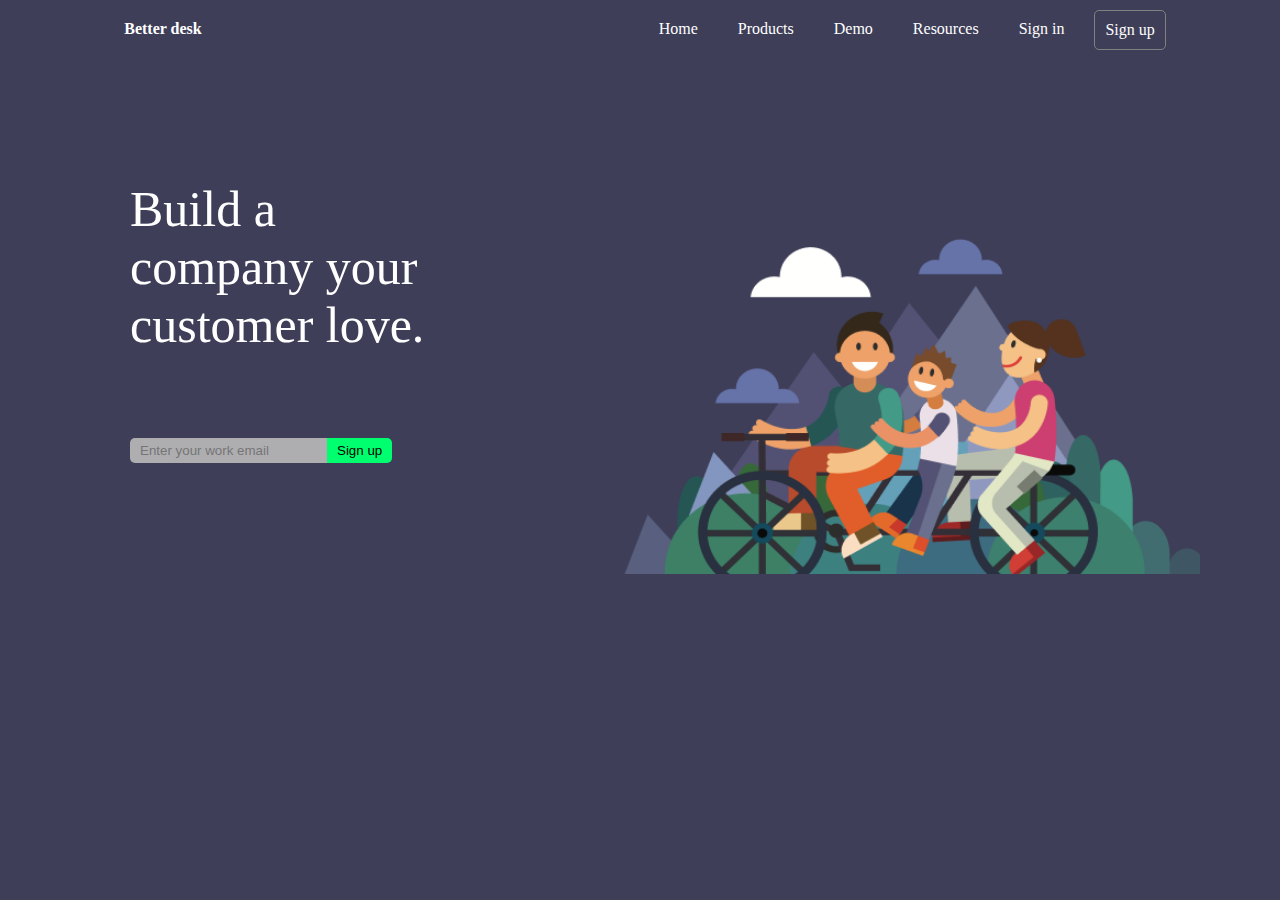
<file: index.html>
<!DOCTYPE html>
<html lang="en">
<head>
  <meta charset="UTF-8">
  <meta http-equiv="X-UA-Compatible" content="IE=edge">
  <meta name="viewport" content="width=device-width, initial-scale=1.0">
  <link rel="stylesheet" href="style.css">
  <title>Document</title>
</head>
<body>
  <nav id="nav">
    <p class="logo"><b>Better desk</b><p>
    <ul>
      <li>Home</li>
      <li>Products</li>
      <li>Demo</li>
      <li>Resources</li>
      <li>Sign in</li>
      <li class="sign_up">Sign up</li>
    </ul>
  </nav>
  <header id="header">
    <p class="body">Build a<Br> company your<br> customer love.</p>
    <div class="img">
      <img src="./img/s.PNG" width="600px" height="400px">
    </div>
    <div class="text&submit">
        <table>
          <tr>
            <td><input class="text" type="text" placeholder="Enter your work email"></td>
            <td><input class="sub" type="submit" value="Sign up"></td>
          </tr>
        </table>
    </div>
  </header>
</body>
</html>
</file>
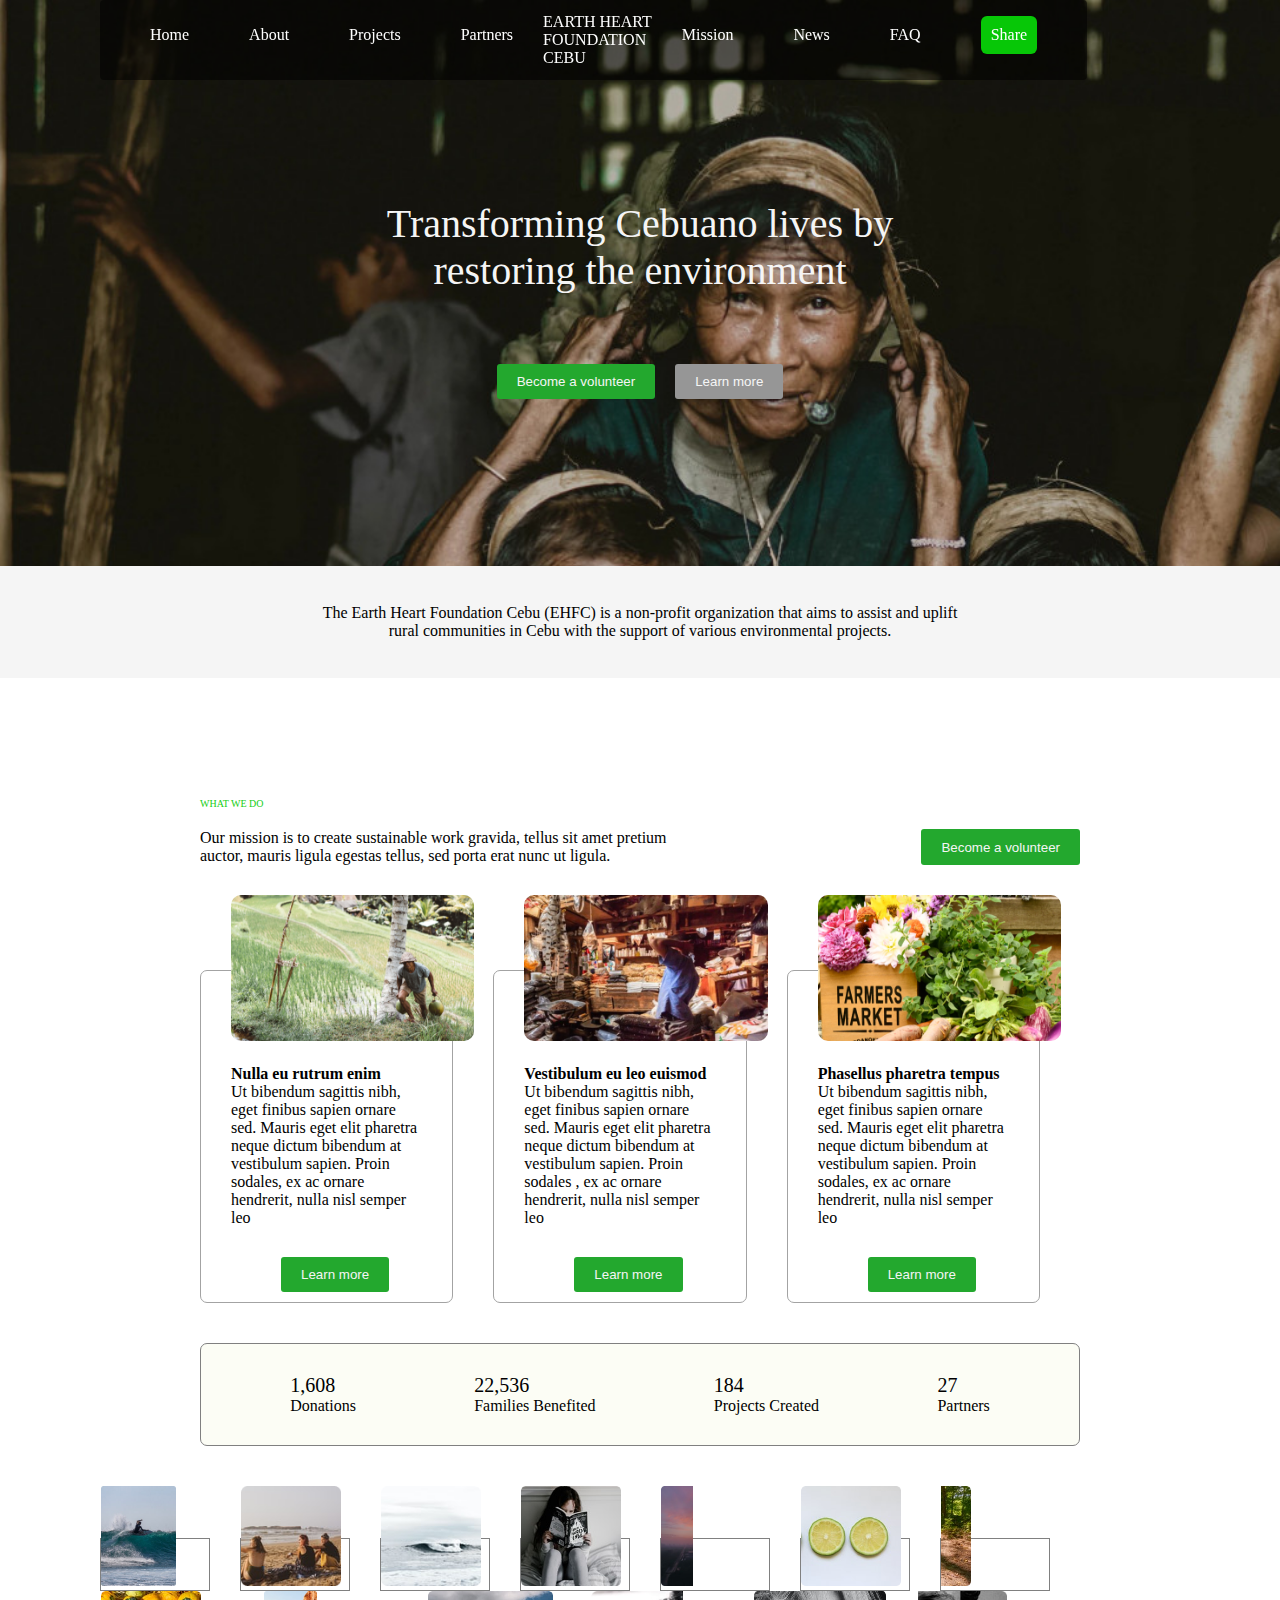
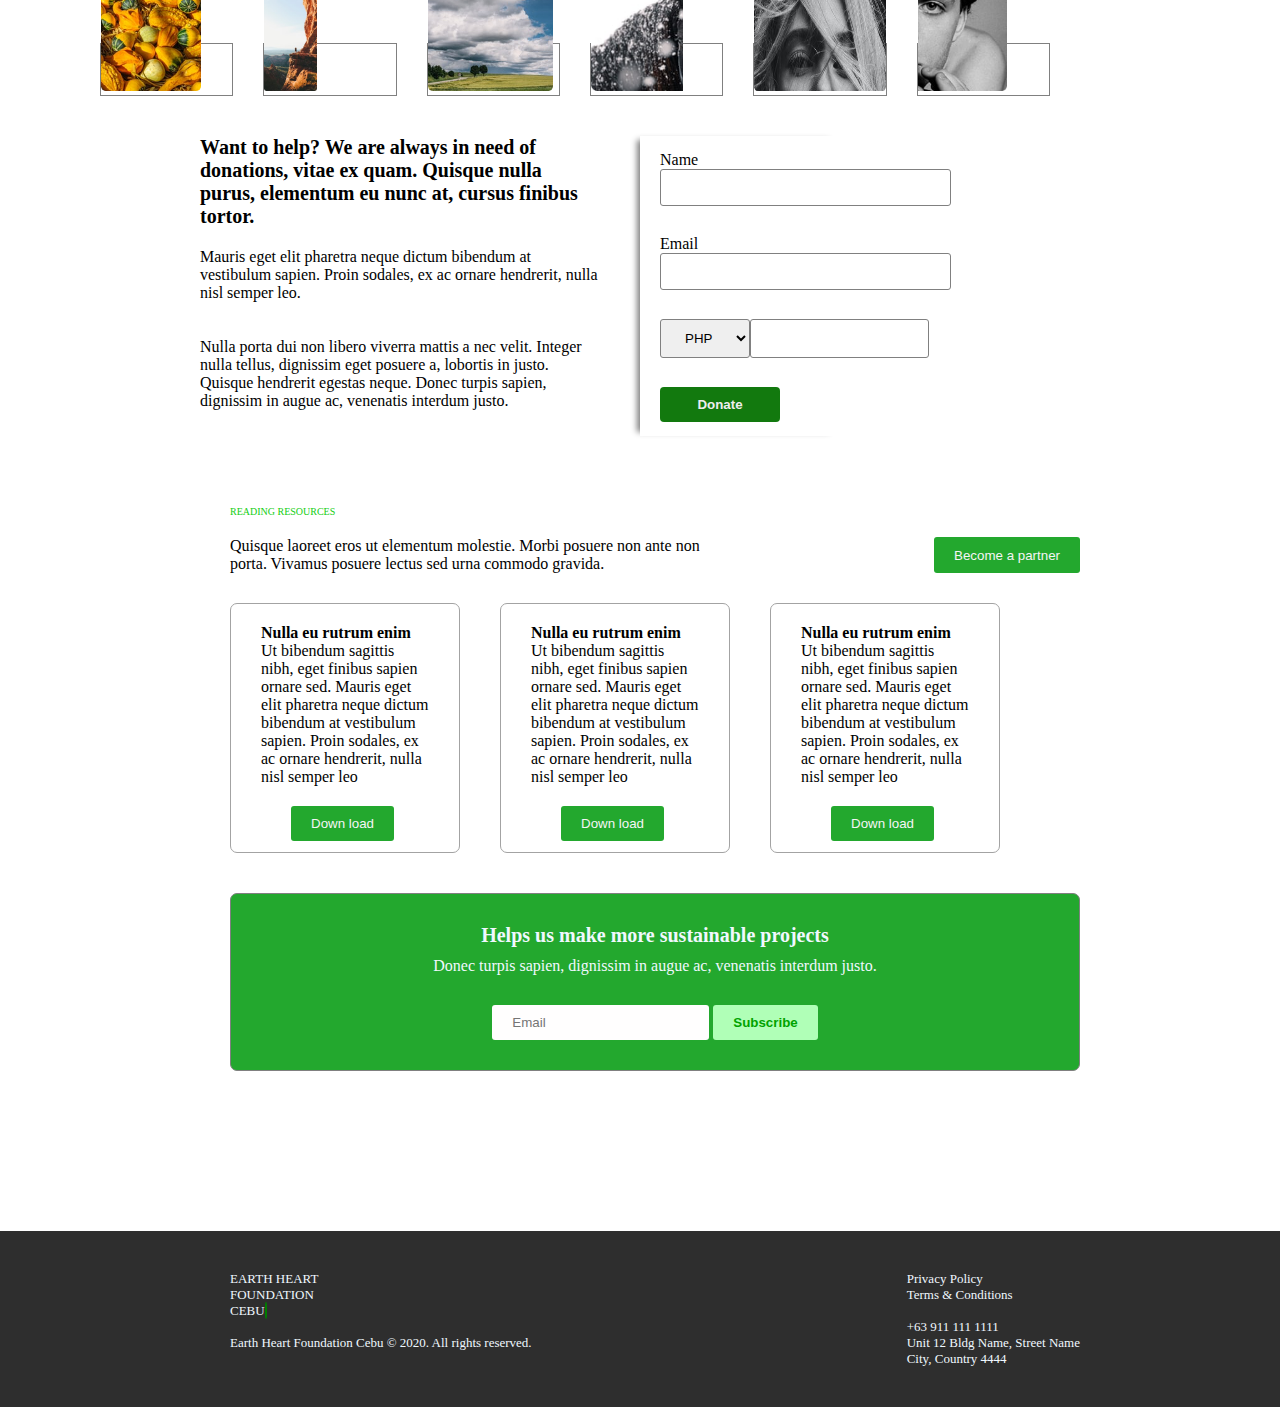
<file: web-2/index.html>
<!DOCTYPE html>
<html lang="en">
  <head>
    <meta charset="UTF-8">
    <meta http-equiv="X-UA-Compatible" content="IE=edge">
    <meta name="viewport" content="width=device-width, initial-scale=1.0">
    <link rel="stylesheet" href="https://use.fontawesome.com/releases/v5.15.4/css/all.css" 
     integrity="sha384-DyZ88mC6Up2uqS4h/KRgHuoeGwBcD4Ng9SiP4dIRy0EXTlnuz47vAwmeGwVChigm"
     crossorigin="anonymous">
    <link rel="stylesheet" href="style.css">
    <title>Document</title>
  </head>
  <body>
    <!--===================================== header ==========================================-->
    <header id="header">
      <!------------------------------------------ nav ------------------------------------------>
      <nav class="nav">
        <ul class="nav-1">
          <li><a href="#header"> Home </a></li>
          <li><a href="#what_we_do"> About </a></li>
          <li><a href="#reading"> Projects </a></li>
          <li><a href="#footer"> Partners </a></li>
        </ul>
        <p class="nav-2">
          <span>EARTH HEART<BR>FOUNDATION<BR>CEBU <i class="fab fa-gratipay"></i></span>
        </p>
        <ul class="nav-3">
          <li>Mission</li>
          <li>News</li>
          <li>FAQ</li>
          <li class="share">Share <i class="fab fa-gratipay"></i></li>
        </ul>
      </nav>
      <!------------------------------------ header body ------------------------------------------>
      <p class="nav-4">Transforming Cebuano lives by <br> restoring the environment</p>
      <div class="all">
        <input class="button" type="button" value="Become a volunteer"></td>
        <input class="submit" type="submit" value="Learn more"></td>
      </div>
    </header>
    <!--========================================= main ==========================================-->
    <main id="main">
      <!--================================== section:title ======================================-->
      <section id="title">
        <p>The Earth Heart Foundation Cebu (EHFC) is a non-profit organization that aims to assist 
        and uplift<br>rural communities in Cebu with the support of various environmental 
        projects.</p>
      </section>
      <!--=============================== section:what we do ====================================-->      
      <section id="what_we_do">
        <!-------------------------------------- p-1 ---------------------------------------------->
        <p class="title">WHAT WE DO</p>
        <div class="p-1">
          <p>Our mission is to create sustainable work gravida, tellus sit amet pretium<br>
            auctor, mauris ligula egestas tellus, sed porta erat nunc ut ligula.</p>
          <input class="button" type="button" value="Become a volunteer">
        </div>
        <!--------------------------------------- p-2 --------------------------------------------->
        <div class="p-2">
          <fieldset>
            <legend><img src="./img/a.png" alt="nong dan"></legend>
            <p><b>Nulla eu rutrum enim</b><br>Ut bibendum sagittis nibh, 
              eget finibus sapien ornare sed. Mauris eget elit pharetra
              neque dictum bibendum at vestibulum sapien. Proin sodales,
                ex ac ornare hendrerit, nulla nisl semper leo</p>
            <input type="submit" value="Learn more">
          </fieldset>
          <fieldset>
            <legend><img src="./img/b.png" alt="lam non"></legend>
            <p><b>Vestibulum eu leo euismod</b><br>Ut bibendum sagittis nibh,
              eget finibus sapien ornare sed. Mauris eget elit pharetra
                neque dictum bibendum at vestibulum sapien. Proin sodales
                , ex ac ornare hendrerit, nulla nisl semper leo</p>
            <input type="submit" value="Learn more">
          </fieldset>
          <fieldset>
            <legend><img src="./img/c.png" alt="hoa"></legend>
            <p><b>Phasellus pharetra tempus</b><br>Ut bibendum sagittis nibh, 
              eget finibus sapien ornare sed. Mauris eget elit pharetra
              neque dictum bibendum at vestibulum sapien. Proin sodales,
                ex ac ornare hendrerit, nulla nisl semper leo</p>
            <input type="submit" value="Learn more">
          </fieldset>
        </div>
        <!----------------------------------------- p-3 ------------------------------------------->
        <div class="p-3">    
          <ul>
            <li><p>1,608</p>Donations</li>
            <li><p>22,536</p>Families Benefited</li>
            <li><p>184</p>Projects Created</li>
            <li><p>27</p>Partners</li>
          </ul>  
        </div>
        <!----------------------------------------- p-4 ------------------------------------------->
        <div class="p-4">
          <div class="p-4-1">
            <fieldset>
              <legend><img src="./img/gallery_1.png" alt=""></legend>
            </fieldset>
            <fieldset>
              <legend><img src="./img/gallery_2.png" alt=""></legend>
            </fieldset>
            <fieldset>
              <legend><img src="./img/gallery_3.png" alt=""></legend>
            </fieldset>
            <fieldset>
              <legend><img src="./img/gallery_4.png" alt=""></legend>
            </fieldset>
            <fieldset>
              <legend><img src="./img/gallery_5.png" alt=""></legend>
            </fieldset>
            <fieldset>
              <legend><img src="./img/gallery_6.png" alt=""></legend>
            </fieldset>
            <fieldset>
              <legend><img src="./img/gallery_7.png" alt=""></legend>
            </fieldset>
          </div>  
          <div class="p-4-2">
            <fieldset>            
              <legend><img src="./img/gallery_8.png" alt=""></legend>
            </fieldset>
            <fieldset>
              <legend><img src="./img/gallery_9.png" alt=""></legend>
            </fieldset>
            <fieldset>
              <legend><img src="./img/gallery_10.png" alt=""></legend>
            </fieldset>
            <fieldset>
              <legend><img src="./img/gallery_11.png" alt=""></legend>
            </fieldset>
            <fieldset>
              <legend><img src="./img/gallery_12.png" alt=""></legend>
            </fieldset>
            <fieldset>
              <legend><img src="./img/gallery_13.png" alt=""></legend>
            </fieldset>
          </div>  
        </div>
        <!---------------------------------------- p-5 -------------------------------------------->
        <div class="p-5">
          <div class="p-5-1"><p>Want to help? We are always in need of donations,
            vitae ex quam. Quisque nulla purus, elementum eu 
            nunc at, cursus finibus tortor.</p>Mauris eget elit pharetra neque
            dictum bibendum at vestibulum sapien. Proin sodales, ex ac ornare
            hendrerit, nulla nisl semper leo.<br><br><br>Nulla porta dui non libero 
            viverra mattis a nec velit. Integer nulla tellus, dignissim eget
            posuere a, lobortis in justo. Quisque hendrerit egestas neque. Donec 
            turpis sapien, dignissim in augue ac, venenatis interdum justo. 
          </div>
          <form class="p-5-2">
            <div class="info">
              <label>Name<br><input type="text" size="29"></label>
              <label>Email<br><input type="text" size="29"></label>
              <div class="group">
                <select>
                    <option value="PHP">PHP</option> 
                </select>
                <input type="text" size="15">
              </div>
              <button>Donate <i class="fab fa-gratipay"></i></button>
            </div>  
          </form>
        </div>
      </section>
      <!--============================== section: reading resources =============================-->
      <section id="reading">
        <!--------------------------------------- reading-1 --------------------------------------->
        <p class="title">READING RESOURCES</p>
        <div class="reading-1">
          <p>Quisque laoreet eros ut elementum molestie. Morbi posuere non ante non<BR>
          porta. Vivamus posuere lectus sed urna commodo gravida.</p>
          <input class="button" type="button" value="Become a partner">
        </div>
        <!----------------------------------- reading-2 ------------------------------------------->
        <div class="reading-2">
          <fieldset>
            <p><b>Nulla eu rutrum enim</b><br>Ut bibendum sagittis nibh, 
              eget finibus sapien ornare sed. Mauris eget elit pharetra
              neque dictum bibendum at vestibulum sapien. Proin sodales,
                ex ac ornare hendrerit, nulla nisl semper leo</p>
            <input type="submit" value="Down load">
          </fieldset>
          <fieldset>
            <p><b>Nulla eu rutrum enim</b><br>Ut bibendum sagittis nibh, 
              eget finibus sapien ornare sed. Mauris eget elit pharetra
              neque dictum bibendum at vestibulum sapien. Proin sodales,
                ex ac ornare hendrerit, nulla nisl semper leo</p>
            <input type="submit" value="Down load">
          </fieldset>
          <fieldset>
            <p><b>Nulla eu rutrum enim</b><br>Ut bibendum sagittis nibh, 
              eget finibus sapien ornare sed. Mauris eget elit pharetra
              neque dictum bibendum at vestibulum sapien. Proin sodales,
                ex ac ornare hendrerit, nulla nisl semper leo</p>
            <input type="submit" value="Down load">
          </fieldset>
        </div>
        <!-------------------------------------- reading-3 ---------------------------------------->
        <div class="reading-3">
          <p>Helps us make more sustainable projects</p>Donec turpis sapien,
          dignissim in augue ac, venenatis interdum justo.
          <div class="reading-3-3">
            <td><input class="text" type="text" placeholder="Email"></td>
            <td><input class="submit" type="submit" value="Subscribe"></td>
          </div>  
        </div>
    </main>
    <!--======================================= footer ========================================-->
    <footer id="footer">
      <div class="footer-1">
        <p class="footer-1-1">
          <span>EARTH HEART<BR>FOUNDATION<BR>CEBU <i class="fab fa-gratipay"></i></span>
        </p><br>Earth Heart Foundation Cebu © 2020. All rights reserved.
        <br><br><span><i class="fab fa-twitter-square"></i> 
        <i class="fab fa-facebook-square"></i> <i class="fab fa-instagram"></i></span>
      </div>
      <div class="footer-2">
        Privacy Policy<br>Terms & Conditions<br><br>+63 911 111 1111<br>
        Unit 12 Bldg Name, Street Name<br>City, Country 4444
      </div>
    </footer>    
  </body>
</html>
</file>
<file: style.css>
*{
  box-sizing: border-box;
  margin: 0;
  padding: 0;
} 

body{
  background-color: rgba(62, 62, 88 ,1) ;
}

/* nav */
#nav{
  width: 100%;
  display: flex;
  position: fixed;
  top: 0;
  background: rgba(62, 62, 88 ,1);
  color: white;
  justify-content: space-around;
  padding: 10px;
}

#nav .logo{
  padding: 10px;
}
#nav ul{
  display: flex;
  justify-content: space-around;
  flex-direction: row;
}

#nav ul li{
  list-style: none;
  margin-left: 20px;
  padding: 10px;
}

#nav ul li:hover {
  border-bottom: 2px solid greenyellow;
}

#nav .sign_up{
  border: 1px solid gray;
  padding: 10px;
  border-radius: 5px;
}
/* header */
#header .body{
  position: relative;
  top: 180px;
  left: 130px;
  color: white;
  font-size: 50px;
}

#header .img{
  margin-left: 600px;
}

#header table{
  float: left;
  position: relative;
  top: -140px;
  left: 130px;
  border-collapse:collapse ;
  padding: 0;
}

#header .sub, .text{
  padding: 5px 10px;
}

#header .sub{
  background-color: rgb(0, 255, 110);
  border-radius: 0px 5px 5px 0px ;
  border:none;
}
#header .text{
  background-color: rgb(174, 174, 177);
  border-radius: 5px 0px 0px 5px ;
  border:none;
}
#header .sub:hover{
  background-color: rgb(170, 199, 112);
}
</file>
<file: web-2/style.css>
* {
  box-sizing: border-box;
  margin: 0px;
  padding: 0px;
}

/* -----------------------------------------------------------------------------------------------*\
                                        # HEADER
\*----------------------------------------------------------------------------------------------- */

#header {
  padding-top: 80px;
  position: relative;
  height: 566px;
  background: url("./img/gach-op-chan-tuong-phong-khach-9.jpg");
  background-size: cover;
  background-repeat: no-repeat;
  background-attachment: fixed;
}
/*============================================== nav =============================================*/
#header .nav {
  background-color: rgba(0, 0, 0, 0.541);
  height: 80px;
  top: 0px;
  position: fixed;
  color: white;
  margin: 0px 100px;
  display: flex;
  justify-content: space-around;
  padding: 20px;
  align-items: center;
  border-radius: 4px;
  z-index: 1;
}

#header .nav .nav-1 {
  display: flex;
  list-style: none;
}

#header .nav .nav-1 li {
  padding: 0px 0px 10px 0px;
}
#header .nav .nav-1 li a {
  text-decoration: none;
  color: white;
}

#header .nav .nav-3 {
  display: flex;
  list-style: none;
}

#header .nav ul li {
  margin-left: 30px;
  margin-right: 30px;
}

#header .nav ul li:hover {
  padding-bottom: 10px;
  border-bottom: 2px solid greenyellow;
  cursor: pointer;
}

#header .nav .share {
  margin-top: -10px;
  display: block;
  border: none;
  padding: 10px;
  background-color: rgb(7, 199, 7);
  border-radius: 6px;
}
/*======================================= header body ============================================*/
#header .nav-4 {
  margin-top: 120px;
  color: whitesmoke;
  font-size: 40px;
  text-align: center;
}

#header .all {
  margin-top: 40px;
  display: flex;
  justify-content: center;
}

#header .button, .submit {
  padding: 10px 20px;
  border-radius: 3px;
  color: whitesmoke;
  border: none;
}

#header .button {
  margin-top: 30px;
  background-color: rgb(35, 168, 46);
  margin-right: 20px;
}

#header .submit {
  background-color: rgb(150, 150, 150);
}

#header .button:hover {
  background-color: rgb(0, 255, 21);
}

#header .submit:hover {
  background-color: rgb(0, 0, 0);
}

/* -----------------------------------------------------------------------------------------------*\
                                           #SECTION: MAIN
\*----------------------------------------------------------------------------------------------- */

main {
  background-color: aliceblue;
  position: relative;
}



/* -----------------------------------------------------------------------------------------------*\
                                          #SECTION: TITLE
\*----------------------------------------------------------------------------------------------- */

#title {
  background-color: whitesmoke;
  padding: 38px 300px;
  text-align: center;
}

/* -----------------------------------------------------------------------------------------------*\
                                        #SECTION: WHAT WE DO
\*----------------------------------------------------------------------------------------------- */

/* =========================================== p-1 =============================================  */
#what_we_do {
  padding: 120px 200px 0px 200px;
  background: rgb(255, 255, 255);
}

#what_we_do .p-1{
  display: flex;
  justify-content: space-between;
  margin-top: 20px;
}

#what_we_do .title{
  font-size: 10px;
  color: rgb(20, 206, 20);
}

#what_we_do .p-1 .button {
  padding: 10px 20px;
  border-radius: 3px;
  color: whitesmoke;
  border: none;
  background-color: rgb(35, 168, 46);
}

#what_we_do .button:hover {
  background-color: rgb(0, 255, 21);
}

/* =========================================== p-2 =============================================  */

#what_we_do .p-2 {
  margin-top: 30px;
  display: flex;
  margin-bottom: 40px;
}

#what_we_do .p-2 fieldset {
  border: 1px solid rgb(163, 163, 163);
  border-radius: 7px;
  width: 260px;
  height: 408px;
  padding: 0px 0px 0px 30px;
  margin-right: 40px;
}
#what_we_do .p-2 fieldset legend img {
  text-align: right;
  width: 110%;
  height: 50%;
  border-radius: 10px;
}

#what_we_do .p-2 p {
  padding-top: 20px;
  padding-right: 30px;
  padding-bottom: 30px;
}

#what_we_do .p-2 input {
  margin: 0 50px;
  padding: 10px 20px;
  border-radius: 3px;
  color: whitesmoke;
  border: none;
  background-color: rgb(35, 168, 46);
}

#what_we_do .p-2 input:hover{
  background-color: greenyellow;
}

/* ============================================ p-3 ============================================= */

#what_we_do .p-3 {
  padding: 30px 30px;
  background-color: rgb(252, 253, 245);
  border-radius: 7px;
  border: 1px solid gray;
  margin-bottom: 40px;
}

#what_we_do .p-3 ul {
  list-style: none;
  display: flex;
  justify-content: space-around;
}

#what_we_do .p-3 p {
  font-size: 20px; 
}

/* =========================================== p-4 ============================================== */
#what_we_do .p-4 .p-4-1, .p-4-2 {
  display: flex;
  margin-left: -100px;
}

#what_we_do .p-4 .p-4-1 img {
  width: 100%;
  height: 100px;
}

#what_we_do .p-4 .p-4-2 img {
  width: 100%;
  height: 100px;
}

#what_we_do .p-4 .p-4-1 fieldset {
  border: 1px solid grey;
  margin-right: 30px;
  width: 400px;
  height: 100px;
}

#what_we_do .p-4 .p-4-2 fieldset { 
  border: 1px solid grey;
  margin-right: 30px;
  width: 400px;
  height: 100px;
}

/* =========================================== p-5 ============================================== */

#what_we_do .p-5 {
  margin-top: 40px;
  display: flex;
}

#what_we_do .p-5 .p-5-1 {
  width: 400px;
  height: 400px;
}
#what_we_do .p-5 .p-5-1 p{
  font-size: 20px;
  font-weight: bold;
  margin-bottom: 20px;
}
#what_we_do .p-5 .p-5-2 form {
  width: 200px;
  height: 300px;
}
#what_we_do .p-5 .p-5-2 .info {
  padding-left: 20px;
  margin-left: 40px;
  width: 200px;
  height: 300px;
  display: flex;
  flex-direction: column;
  justify-content: space-around;
  box-shadow: -7px 0px 6px -4px gray;
}

#what_we_do .p-5 .p-5-2 .info .group {
  display: flex;
  flex-direction: row;
}

#what_we_do .p-5 .p-5-2 .info input,select {
  padding: 10px 20px;
  border-radius: 3px;
  border: 1px solid grey;
}

#what_we_do .p-5 .p-5-2 button {
  color: rgb(238, 238, 238);
  font-weight: bold;
  padding: 10px 20px;
  width: 120px;
  background-color: rgb(18, 121, 14);
  border-radius: 4px;
  border: none;
}

#what_we_do .p-5 .p-5-2 button:hover{
  background-color: pink;
  color: brown;
}
/* -----------------------------------------------------------------------------------------------*\
                                    #SECTION: READING RESOURCES
\*----------------------------------------------------------------------------------------------- */
#reading {
  margin-top: -30px;
  padding: 0px 200px 120px 230px;
  background: rgb(255, 255, 255);
}
#reading .title{
  font-size: 10px;
  color: rgb(20, 206, 20);
}
/* ========================================= reading-1 ========================================== */
#reading .reading-1{
  display: flex;
  justify-content: space-between;
  margin-top: 20px;
}

#reading .reading-1 .button {
  padding: 10px 20px;
  border-radius: 3px;
  color: whitesmoke;
  border: none;
  background-color: rgb(35, 168, 46);
}

#reading .button:hover {
  background-color: rgb(0, 255, 21);
}

/* ========================================== reading-2 ========================================= */

#reading .reading-2 {
  margin-top: 30px;
  display: flex;
  margin-bottom: 40px;
}

#reading .reading-2 fieldset {
  border: 1px solid rgb(163, 163, 163);
  border-radius: 7px;
  width: 230px;
  height: 250px;
  padding: 0px 0px 0px 30px;
  margin-right: 40px;
}

#reading .reading-2 p {
  padding-top: 20px;
  padding-right: 30px;
  padding-bottom: 20px;
}

#reading .reading-2 input {
  margin: 0px 30px ;
  padding: 10px 20px;
  border-radius: 3px;
  color: whitesmoke;
  border: none;
  background-color: rgb(35, 168, 46);
}

#reading .reading-2 input:hover{
  background-color: greenyellow;
}

/* ======================================== reading-3 =========================================== */

#reading .reading-3 {
  color: aliceblue;
  text-align: center;
  padding: 30px 30px;
  background-color: rgb(35, 168, 46);
  border-radius: 7px;
  border: 1px solid gray;
  margin-bottom: 40px;
}

#reading .reading-3 p{
  font-size: 20px;
  margin-bottom: 10px;
  font-weight: bold;
}

#header .reading-3-3 {
  margin: 0 auto;
  margin-top: 40px;
  background-color: none;
  display: flex;
  justify-content: center;
}

#reading .reading-3 .text, .submit {
  margin-top: 30px;
  padding: 10px 20px;
  border-radius: 3px;
  color: whitesmoke;
  border: none;
}

#reading .reading-3 .text {
  background-color: rgb(255, 254, 254);
  color: greenyellow;
}

#reading .reading-3 .submit {
  background-color: rgb(176, 255, 183);
  color: rgb(0, 163, 0);
  font-weight: bold;
}

#reading .reading-3 .text:hover {
  background-color: rgb(189, 189, 189);
}

#reading .reading-3 .submit:hover {
  background-color: rgb(35, 255, 244);
}

/* -----------------------------------------------------------------------------------------------*\
                                          #PAGE FOOTER
\*----------------------------------------------------------------------------------------------- */

#footer {
  padding: 40px 200px 40px 230px;
  background-color: rgb(46, 46, 46);
  color: aliceblue;
  display: flex;
  justify-content: space-between;
}

#footer .footer-1, .footer-2{
  font-size: small;
}

#footer .footer-1 .footer-1-1 .fab{
  border-radius: 100%;
  background-color: green;
  border:1px solid green;
}
</file>
